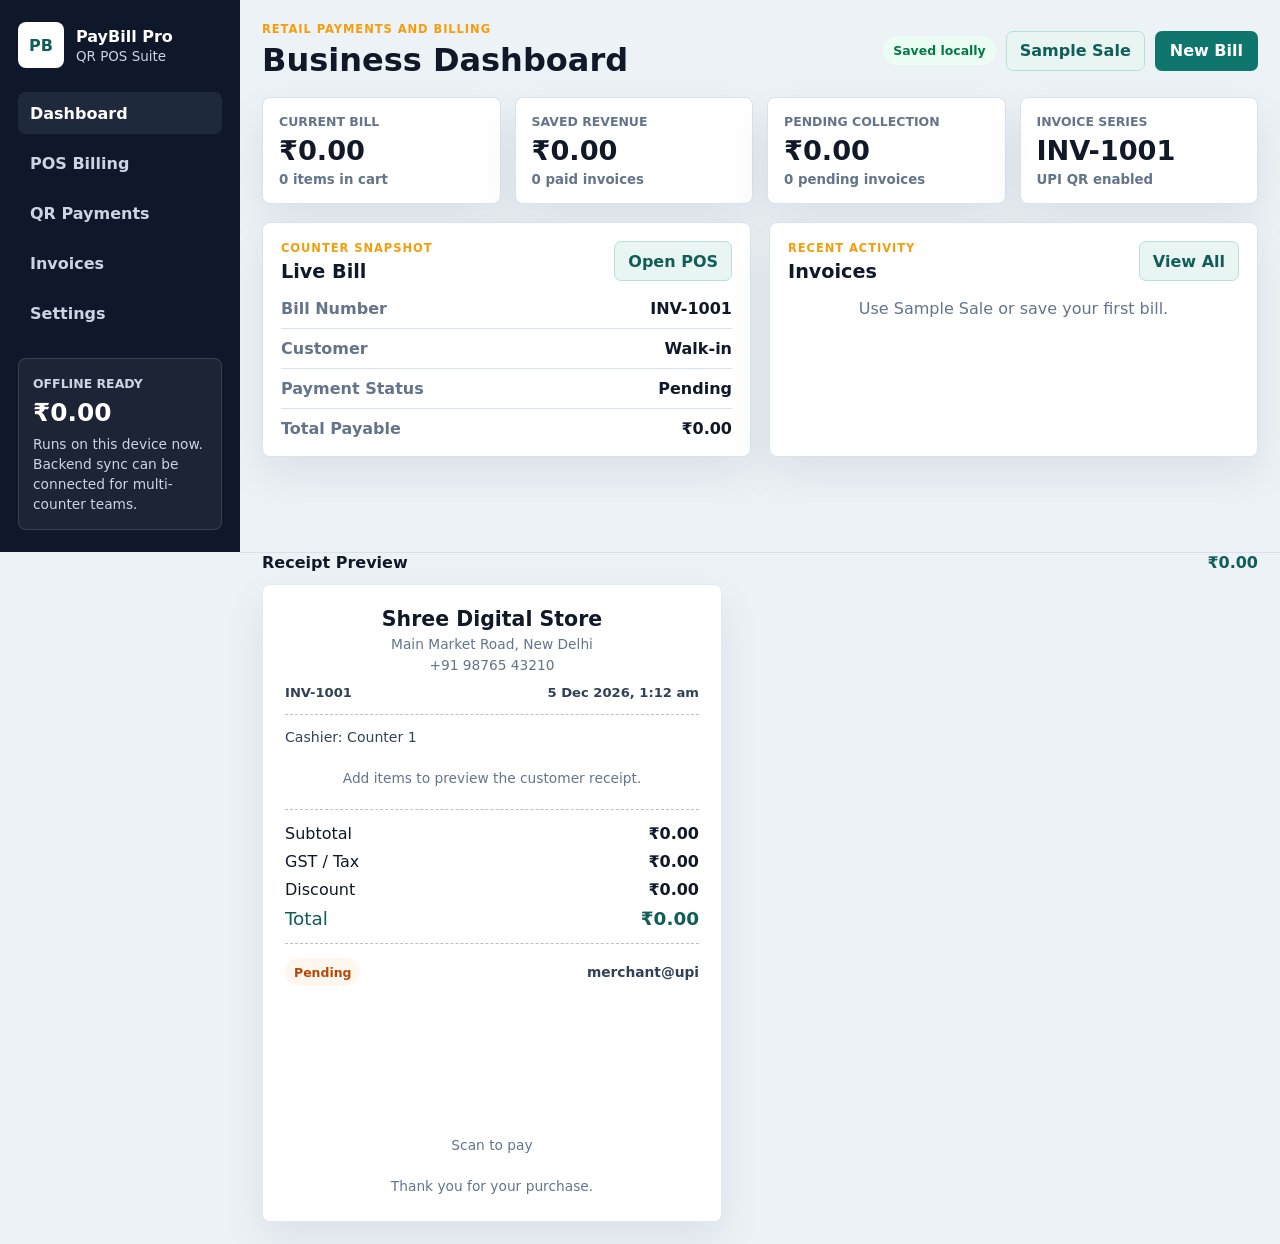
<file: index.html>
<!doctype html>
<html lang="en">
  <head>
    <meta charset="utf-8">
    <meta name="viewport" content="width=device-width, initial-scale=1">
    <title>PayBill Pro - QR POS Billing</title>
    <link rel="stylesheet" href="styles.css">
    <script defer src="vendor/qrcode.min.js"></script>
    <script defer src="app.js"></script>
  </head>
  <body>
    <div class="app-layout">
      <aside class="sidebar">
        <div class="brand">
          <div class="brand-mark">PB</div>
          <div>
            <strong>PayBill Pro</strong>
            <span>QR POS Suite</span>
          </div>
        </div>
        <nav class="nav-list" aria-label="Main navigation">
          <button class="nav-button active" type="button" data-view="dashboard">Dashboard</button>
          <button class="nav-button" type="button" data-view="pos">POS Billing</button>
          <button class="nav-button" type="button" data-view="payments">QR Payments</button>
          <button class="nav-button" type="button" data-view="invoices">Invoices</button>
          <button class="nav-button" type="button" data-view="settings">Settings</button>
        </nav>
        <div class="sidebar-card">
            <span>Offline Ready</span>
            <strong id="sidebarTotal">₹0.00</strong>
            <p>Runs on this device now. Backend sync can be connected for multi-counter teams.</p>
        </div>
      </aside>

      <main class="main-shell">
        <header class="topbar">
          <div>
            <p class="eyebrow">Retail payments and billing</p>
            <h1 id="viewTitle">Business Dashboard</h1>
          </div>
          <div class="topbar-actions">
            <span class="save-state" id="saveState">Saved locally</span>
            <button class="secondary-button" id="loadDemoBtn" type="button">Sample Sale</button>
            <button class="primary-button" id="newBillBtn" type="button">New Bill</button>
          </div>
        </header>

        <section class="view active" id="dashboardView" data-title="Business Dashboard">
          <div class="metrics-grid">
            <div class="metric-card">
              <span>Current Bill</span>
              <strong id="metricCurrentTotal">₹0.00</strong>
              <small id="metricCurrentItems">0 items in cart</small>
            </div>
            <div class="metric-card">
              <span>Saved Revenue</span>
              <strong id="metricRevenue">₹0.00</strong>
              <small id="metricPaidCount">0 paid invoices</small>
            </div>
            <div class="metric-card">
              <span>Pending Collection</span>
              <strong id="metricPending">₹0.00</strong>
              <small id="metricPendingCount">0 pending invoices</small>
            </div>
            <div class="metric-card">
              <span>Invoice Series</span>
              <strong id="metricInvoice">INV-1001</strong>
              <small id="metricPaymentMode">UPI QR enabled</small>
            </div>
          </div>

          <div class="dashboard-grid">
            <section class="panel">
              <div class="panel-heading">
                <div>
                  <p class="eyebrow">Counter Snapshot</p>
                  <h2>Live Bill</h2>
                </div>
                <button class="secondary-button" type="button" data-jump="pos">Open POS</button>
              </div>
              <div class="summary-list">
                <div><span>Bill Number</span><strong id="summaryBillNo">INV-1001</strong></div>
                <div><span>Customer</span><strong id="summaryCustomer">Walk-in</strong></div>
                <div><span>Payment Status</span><strong id="summaryStatus">Pending</strong></div>
                <div><span>Total Payable</span><strong id="summaryTotal">₹0.00</strong></div>
              </div>
            </section>

            <section class="panel">
              <div class="panel-heading">
                <div>
                  <p class="eyebrow">Recent Activity</p>
                  <h2>Invoices</h2>
                </div>
                <button class="secondary-button" type="button" data-jump="invoices">View All</button>
              </div>
              <div class="activity-list" id="activityList">
                <p class="empty-state">Use Sample Sale or save your first bill.</p>
              </div>
            </section>
          </div>
        </section>

        <section class="view" id="posView" data-title="POS Billing">
          <div class="pos-layout">
            <section class="panel catalog-panel">
              <div class="panel-heading">
                <div>
                  <p class="eyebrow">Product Catalog</p>
                  <h2>Quick Counter Items</h2>
                </div>
                <div class="field search-field">
                  <label for="catalogSearch">Search</label>
                  <input id="catalogSearch" type="search" placeholder="Search item">
                </div>
              </div>
              <div class="catalog-grid" id="catalogGrid"></div>
            </section>

            <section class="panel cart-panel">
              <div class="panel-heading">
                <div>
                  <p class="eyebrow">Sale Entry</p>
                  <h2 id="billNumber">INV-1001</h2>
                </div>
                <time id="billDate"></time>
              </div>

              <form class="item-form" id="itemForm">
                <div class="field item-name">
                  <label for="itemName">Custom Item</label>
                  <input id="itemName" type="text" placeholder="Product or service" required>
                </div>
                <div class="field">
                  <label for="itemQty">Qty</label>
                  <input id="itemQty" type="number" min="1" step="1" value="1" required>
                </div>
                <div class="field">
                  <label for="itemPrice">Rate</label>
                  <input id="itemPrice" type="number" min="0" step="0.01" placeholder="0.00" required>
                </div>
                <button class="primary-button" type="submit">Add</button>
              </form>

              <div class="table-wrap">
                <table>
                  <thead>
                    <tr>
                      <th>Item</th>
                      <th>Qty</th>
                      <th>Rate</th>
                      <th>Total</th>
                      <th aria-label="Actions"></th>
                    </tr>
                  </thead>
                  <tbody id="itemsBody"></tbody>
                </table>
              </div>

              <div class="bill-controls">
                <div class="field">
                  <label for="taxRate">GST / Tax %</label>
                  <input id="taxRate" type="number" min="0" step="0.01" value="18">
                </div>
                <div class="field">
                  <label for="discount">Discount</label>
                  <input id="discount" type="number" min="0" step="0.01" value="0">
                </div>
                <div class="field">
                  <label for="paymentStatus">Payment</label>
                  <select id="paymentStatus">
                    <option value="Pending" selected>Pending</option>
                    <option value="Paid">Paid</option>
                    <option value="Partially Paid">Partially Paid</option>
                  </select>
                </div>
                <div class="field">
                  <label for="customerName">Customer</label>
                  <input id="customerName" type="text" placeholder="Walk-in customer">
                </div>
                <div class="field">
                  <label for="customerPhone">Phone</label>
                  <input id="customerPhone" type="tel" placeholder="+91...">
                </div>
                <div class="field">
                  <label for="cashierName">Cashier</label>
                  <input id="cashierName" type="text" value="Counter 1">
                </div>
              </div>

              <div class="action-row">
                <button class="secondary-button" id="useBillTotalBtn" type="button">Generate Payment QR</button>
                <button class="secondary-button" id="copyBillBtn" type="button">Copy Bill</button>
                <button class="secondary-button" id="printBillBtn" type="button">Print Receipt</button>
                <button class="primary-button" id="saveInvoiceBtn" type="button">Save Invoice</button>
              </div>
            </section>
          </div>
        </section>

        <section class="view" id="paymentsView" data-title="QR Payments">
          <div class="payments-layout">
            <section class="panel">
              <div class="panel-heading">
                <div>
                  <p class="eyebrow">Payment Request</p>
                  <h2>Send Amount QR</h2>
                </div>
                <button class="secondary-button" id="fillFromBillBtn" type="button">Fill From Bill</button>
              </div>
              <div class="payment-form-grid">
                <div class="field">
                  <label for="qrAmount">Amount</label>
                  <input id="qrAmount" type="number" min="0" step="0.01" value="0">
                </div>
                <div class="field">
                  <label for="qrNote">Payment Note</label>
                  <input id="qrNote" type="text" value="Bill payment">
                </div>
                <div class="field">
                  <label for="recipient">Recipient</label>
                  <input id="recipient" type="text" placeholder="Customer name or phone">
                </div>
              </div>
              <div class="action-row">
                <button class="primary-button" id="generateQrBtn" type="button">Generate QR</button>
                <button class="secondary-button" id="shareQrBtn" type="button">Copy Share Message</button>
              </div>
            </section>

            <section class="panel qr-preview-card">
              <div id="qrcode" aria-label="Generated payment QR"></div>
              <p id="qrStatus">Enter an amount and generate QR.</p>
              <a id="downloadQrLink" class="download-link" href="#" download="payment-qr.png">Download QR Image</a>
            </section>
          </div>
        </section>

        <section class="view" id="invoicesView" data-title="Invoices">
          <section class="panel">
            <div class="panel-heading">
              <div>
                <p class="eyebrow">Sales Register</p>
                <h2>Saved Invoices</h2>
              </div>
              <button class="secondary-button" type="button" data-jump="pos">Create Invoice</button>
            </div>
            <div class="table-wrap">
              <table>
                <thead>
                  <tr>
                    <th>Invoice</th>
                    <th>Customer</th>
                    <th>Date</th>
                    <th>Status</th>
                    <th>Total</th>
                    <th>Action</th>
                  </tr>
                </thead>
                <tbody id="invoiceBody"></tbody>
              </table>
            </div>
          </section>
        </section>

        <section class="view" id="settingsView" data-title="Settings">
          <section class="panel">
            <div class="panel-heading">
              <div>
                <p class="eyebrow">Merchant Setup</p>
                <h2>Business Details</h2>
              </div>
              <span class="pill">Auto saved</span>
            </div>
            <div class="settings-grid">
              <div class="field">
                <label for="businessName">Business Name</label>
                <input id="businessName" type="text" value="Shree Digital Store" autocomplete="organization">
              </div>
              <div class="field">
                <label for="upiId">UPI ID</label>
                <input id="upiId" type="text" value="merchant@upi" autocomplete="off">
              </div>
              <div class="field">
                <label for="payeeName">Payee Name</label>
                <input id="payeeName" type="text" value="Shree Digital Store" autocomplete="name">
              </div>
              <div class="field">
                <label for="currency">Currency</label>
                <select id="currency">
                  <option value="INR" selected>INR</option>
                  <option value="USD">USD</option>
                  <option value="AED">AED</option>
                  <option value="EUR">EUR</option>
                </select>
              </div>
              <div class="field wide">
                <label for="businessAddress">Address</label>
                <input id="businessAddress" type="text" value="Main Market Road, New Delhi" autocomplete="street-address">
              </div>
              <div class="field">
                <label for="businessPhone">Phone</label>
                <input id="businessPhone" type="tel" value="+91 98765 43210" autocomplete="tel">
              </div>
              <div class="field">
                <label for="invoicePrefix">Invoice Prefix</label>
                <input id="invoicePrefix" type="text" value="INV" maxlength="8">
              </div>
            </div>
          </section>
        </section>
      </main>

      <aside class="receipt-panel" aria-labelledby="receiptTitle">
        <div class="receipt-toolbar">
          <strong>Receipt Preview</strong>
          <span id="receiptPreviewTotal">₹0.00</span>
        </div>
        <div class="receipt" id="receipt">
          <div class="receipt-head">
            <h2 id="receiptTitle">Shree Digital Store</h2>
            <p id="receiptAddress">Main Market Road, New Delhi</p>
            <p id="receiptPhone">+91 98765 43210</p>
            <div class="receipt-meta">
              <span id="receiptBillNo">INV-1001</span>
              <span id="receiptDate"></span>
            </div>
          </div>
          <div class="receipt-customer" id="receiptCustomer"></div>
          <div class="receipt-items" id="receiptItems"></div>
          <div class="receipt-totals">
            <div><span>Subtotal</span><strong id="subtotalText">₹0.00</strong></div>
            <div><span>GST / Tax</span><strong id="taxText">₹0.00</strong></div>
            <div><span>Discount</span><strong id="discountText">₹0.00</strong></div>
            <div class="grand-total"><span>Total</span><strong id="totalText">₹0.00</strong></div>
          </div>
          <div class="receipt-payment">
            <span id="receiptPaymentStatus">Pending</span>
            <strong id="receiptUpi">merchant@upi</strong>
          </div>
          <div class="receipt-qr">
            <div id="receiptQr"></div>
            <p>Scan to pay</p>
          </div>
          <p class="thanks">Thank you for your purchase.</p>
        </div>
      </aside>
    </div>
  </body>
</html>
</file>
<file: styles.css>
:root {
  color-scheme: light;
  --bg: #edf2f7;
  --sidebar: #0f172a;
  --sidebar-soft: #1e293b;
  --surface: #ffffff;
  --surface-soft: #f8fafc;
  --ink: #111827;
  --muted: #64748b;
  --line: #d9e2ec;
  --brand: #0f766e;
  --brand-strong: #115e59;
  --accent: #f59e0b;
  --danger: #b42318;
  --success: #027a48;
  --warning: #b54708;
  --shadow: 0 18px 44px rgba(15, 23, 42, 0.08);
}

* {
  box-sizing: border-box;
}

body {
  margin: 0;
  min-height: 100vh;
  background: var(--bg);
  color: var(--ink);
  font-family: Inter, ui-sans-serif, system-ui, -apple-system, BlinkMacSystemFont, "Segoe UI", sans-serif;
}

button,
input,
select {
  font: inherit;
}

button {
  cursor: pointer;
}

.app-layout {
  display: grid;
  grid-template-columns: 240px minmax(0, 1fr);
  min-height: 100vh;
}

.sidebar {
  display: flex;
  flex-direction: column;
  gap: 24px;
  padding: 22px 18px;
  background: var(--sidebar);
  color: #ffffff;
}

.brand {
  display: flex;
  align-items: center;
  gap: 12px;
}

.brand-mark {
  display: grid;
  place-items: center;
  width: 46px;
  height: 46px;
  border-radius: 8px;
  background: #ffffff;
  color: var(--brand-strong);
  font-weight: 900;
}

.brand strong,
.brand span {
  display: block;
}

.brand span {
  margin-top: 3px;
  color: #cbd5e1;
  font-size: 0.84rem;
}

.nav-list {
  display: grid;
  gap: 8px;
}

.nav-button {
  width: 100%;
  min-height: 42px;
  border: 0;
  border-radius: 7px;
  padding: 0 12px;
  background: transparent;
  color: #cbd5e1;
  font-weight: 800;
  text-align: left;
}

.nav-button:hover,
.nav-button.active {
  background: var(--sidebar-soft);
  color: #ffffff;
}

.sidebar-card {
  margin-top: auto;
  border: 1px solid rgba(255, 255, 255, 0.12);
  border-radius: 8px;
  padding: 14px;
  background: rgba(255, 255, 255, 0.06);
}

.sidebar-card span,
.sidebar-card p {
  color: #cbd5e1;
}

.sidebar-card span {
  font-size: 0.78rem;
  font-weight: 800;
  text-transform: uppercase;
}

.sidebar-card strong {
  display: block;
  margin-top: 6px;
  font-size: 1.55rem;
}

.sidebar-card p {
  margin: 8px 0 0;
  font-size: 0.86rem;
  line-height: 1.45;
}

.main-shell {
  min-width: 0;
  width: 100%;
  padding: 22px;
  overflow: auto;
}

.topbar {
  display: flex;
  align-items: center;
  justify-content: space-between;
  gap: 16px;
  flex-wrap: wrap;
  margin-bottom: 18px;
}

.topbar h1,
.panel h2 {
  margin: 0;
  letter-spacing: 0;
}

.topbar h1 {
  font-size: clamp(1.45rem, 3vw, 2rem);
}

.eyebrow {
  margin: 0 0 5px;
  color: var(--accent);
  font-size: 0.72rem;
  font-weight: 900;
  letter-spacing: 0.08em;
  text-transform: uppercase;
}

.topbar-actions,
.action-row,
.receipt-toolbar {
  display: flex;
  align-items: center;
  gap: 10px;
  flex-wrap: wrap;
}

.save-state,
.pill {
  border-radius: 999px;
  padding: 7px 10px;
  background: #ecfdf3;
  color: var(--success);
  font-size: 0.78rem;
  font-weight: 900;
}

.primary-button,
.secondary-button,
.table-action,
.row-delete {
  min-height: 40px;
  border-radius: 7px;
  font-weight: 900;
  max-width: 100%;
  white-space: normal;
}

.primary-button {
  border: 0;
  padding: 0 15px;
  background: var(--brand);
  color: #ffffff;
}

.primary-button:hover {
  background: var(--brand-strong);
}

.secondary-button,
.table-action {
  border: 1px solid #b9dfd8;
  padding: 0 13px;
  background: #e9f5f3;
  color: var(--brand-strong);
}

.view {
  display: none;
}

.view.active {
  display: block;
}

.metrics-grid {
  display: grid;
  grid-template-columns: repeat(auto-fit, minmax(180px, 1fr));
  gap: 14px;
  margin-bottom: 18px;
}

.metric-card,
.panel,
.receipt-panel {
  background: var(--surface);
  border: 1px solid var(--line);
  box-shadow: var(--shadow);
}

.metric-card {
  display: grid;
  gap: 6px;
  border-radius: 8px;
  padding: 16px;
}

.metric-card span {
  color: var(--muted);
  font-size: 0.78rem;
  font-weight: 900;
  text-transform: uppercase;
}

.metric-card strong {
  font-size: clamp(1.1rem, 2.4vw, 1.7rem);
}

.metric-card small {
  color: var(--muted);
  font-weight: 700;
}

.dashboard-grid,
.payments-layout,
.pos-layout {
  display: grid;
  gap: 18px;
}

.dashboard-grid {
  grid-template-columns: repeat(auto-fit, minmax(300px, 1fr));
}

.pos-layout {
  grid-template-columns: 1fr;
}

.payments-layout {
  grid-template-columns: minmax(0, 1fr) minmax(280px, 360px);
}

.panel {
  border-radius: 8px;
  padding: 18px;
}

.panel-heading {
  display: flex;
  align-items: flex-start;
  justify-content: space-between;
  gap: 14px;
  margin-bottom: 16px;
}

.panel-heading h2 {
  font-size: 1.2rem;
}

.summary-list {
  display: grid;
  gap: 10px;
}

.summary-list div {
  display: flex;
  justify-content: space-between;
  gap: 12px;
  align-items: flex-start;
  padding-bottom: 10px;
  border-bottom: 1px solid var(--line);
}

.summary-list div:last-child {
  border-bottom: 0;
  padding-bottom: 0;
}

.summary-list span {
  color: var(--muted);
  font-weight: 700;
}

.summary-list strong {
  min-width: 0;
  text-align: right;
  overflow-wrap: anywhere;
}

.activity-list {
  display: grid;
  gap: 9px;
}

.activity-item {
  display: grid;
  grid-template-columns: minmax(0, 1fr) auto;
  align-items: center;
  gap: 10px;
  width: 100%;
  border: 1px solid var(--line);
  border-radius: 8px;
  padding: 11px;
  background: #ffffff;
  text-align: left;
}

.activity-item b {
  grid-column: 1 / -1;
  color: var(--brand-strong);
}

.activity-item span,
.activity-item small {
  display: block;
}

.activity-item small {
  margin-top: 3px;
  color: var(--muted);
}

.empty-state {
  margin: 0;
  color: var(--muted);
  text-align: center;
}

.field {
  display: grid;
  gap: 7px;
}

.field label {
  color: #334155;
  font-size: 0.82rem;
  font-weight: 900;
}

.field input,
.field select {
  width: 100%;
  min-height: 42px;
  border: 1px solid #c8d2df;
  border-radius: 7px;
  padding: 10px 11px;
  background: #ffffff;
  color: var(--ink);
}

.field input:focus,
.field select:focus {
  border-color: var(--brand);
  box-shadow: 0 0 0 3px rgba(15, 118, 110, 0.15);
  outline: none;
}

.search-field {
  width: min(260px, 100%);
}

.catalog-grid {
  display: grid;
  grid-template-columns: repeat(auto-fit, minmax(180px, 1fr));
  gap: 10px;
}

.catalog-item {
  display: grid;
  gap: 6px;
  min-height: 112px;
  border: 1px solid var(--line);
  border-radius: 8px;
  padding: 12px;
  background: var(--surface-soft);
  text-align: left;
}

.catalog-item:hover {
  border-color: #7dd3c7;
  background: #effaf8;
}

.catalog-item span {
  color: var(--accent);
  font-size: 0.72rem;
  font-weight: 900;
  text-transform: uppercase;
}

.catalog-item strong {
  font-size: 1rem;
}

.catalog-item small {
  color: var(--muted);
  font-weight: 700;
}

.item-form {
  display: grid;
  grid-template-columns: minmax(220px, 1fr) 90px 130px 90px;
  gap: 10px;
  align-items: end;
}

.table-wrap {
  margin-top: 16px;
  border: 1px solid var(--line);
  border-radius: 8px;
  overflow-x: auto;
}

table {
  width: 100%;
  min-width: 560px;
  border-collapse: collapse;
}

th,
td {
  padding: 12px 11px;
  border-bottom: 1px solid var(--line);
  text-align: left;
}

th {
  background: #f1f5f9;
  color: #475569;
  font-size: 0.76rem;
  font-weight: 900;
  letter-spacing: 0.05em;
  text-transform: uppercase;
}

td {
  font-size: 0.92rem;
}

tbody tr:last-child td {
  border-bottom: 0;
}

.empty-row td {
  color: var(--muted);
  text-align: center;
}

.qty-input {
  width: 64px;
  min-height: 34px;
  border: 1px solid var(--line);
  border-radius: 7px;
  padding: 5px 8px;
}

.row-delete {
  width: 32px;
  min-height: 32px;
  border: 0;
  background: #fff1f0;
  color: var(--danger);
}

.bill-controls,
.payment-form-grid,
.settings-grid {
  display: grid;
  gap: 12px;
  margin-top: 16px;
}

.bill-controls {
  grid-template-columns: repeat(auto-fit, minmax(180px, 1fr));
}

.payment-form-grid {
  grid-template-columns: repeat(auto-fit, minmax(190px, 1fr));
}

.settings-grid {
  grid-template-columns: repeat(auto-fit, minmax(200px, 1fr));
}

.wide {
  grid-column: span 2;
}

.action-row {
  margin-top: 16px;
}

.action-row .primary-button,
.action-row .secondary-button {
  flex: 1 1 160px;
}

.qr-preview-card {
  display: grid;
  justify-items: center;
  align-content: start;
  gap: 12px;
  min-height: 330px;
  text-align: center;
}

#qrcode,
#receiptQr {
  display: grid;
  place-items: center;
  background: #ffffff;
}

#qrcode {
  width: 200px;
  height: 200px;
}

#qrcode img,
#qrcode canvas {
  width: 200px;
  height: 200px;
}

#qrStatus {
  min-height: 42px;
  margin: 0;
  color: var(--muted);
  font-weight: 700;
}

.download-link {
  color: var(--brand-strong);
  font-weight: 900;
  text-decoration: none;
}

.status-badge {
  display: inline-flex;
  align-items: center;
  min-height: 28px;
  border-radius: 999px;
  padding: 4px 9px;
  font-size: 0.78rem;
  font-style: normal;
  font-weight: 900;
}

.status-badge.paid {
  background: #ecfdf3;
  color: var(--success);
}

.status-badge.pending {
  background: #fff7ed;
  color: var(--warning);
}

.status-badge.partial {
  background: #eff6ff;
  color: #175cd3;
}

.receipt-panel {
  grid-column: 2;
  position: static;
  align-self: start;
  height: auto;
  overflow: visible;
  border-width: 1px 0 0;
  padding: 0 22px 22px;
  box-shadow: none;
  background: transparent;
}

.receipt-toolbar {
  justify-content: space-between;
  margin-bottom: 12px;
}

.receipt-toolbar span {
  color: var(--brand-strong);
  font-weight: 900;
}

.receipt {
  max-width: 460px;
  min-height: auto;
  border: 1px solid #e2e8f0;
  border-radius: 8px;
  padding: 22px;
  background: #ffffff;
  box-shadow: var(--shadow);
}

.receipt-head {
  padding-bottom: 14px;
  border-bottom: 1px dashed #b8c0cc;
  text-align: center;
}

.receipt h2 {
  margin: 0;
  font-size: 1.28rem;
}

.receipt p {
  margin: 5px 0;
  color: var(--muted);
  font-size: 0.86rem;
}

.receipt-meta {
  display: flex;
  justify-content: space-between;
  gap: 12px;
  flex-wrap: wrap;
  margin-top: 12px;
  color: #334155;
  font-size: 0.82rem;
  font-weight: 900;
}

.receipt-customer {
  margin-top: 12px;
  color: #334155;
  font-size: 0.88rem;
  line-height: 1.45;
}

.receipt-items {
  display: grid;
  gap: 10px;
  margin: 18px 0;
}

.receipt-line {
  display: grid;
  grid-template-columns: 1fr auto;
  gap: 12px;
  font-size: 0.9rem;
}

.receipt-line strong,
.receipt-line small,
.receipt-customer,
.receipt-payment strong {
  min-width: 0;
  overflow-wrap: anywhere;
}

.receipt-line small {
  display: block;
  margin-top: 3px;
  color: var(--muted);
}

.empty-receipt {
  text-align: center;
}

.receipt-totals {
  display: grid;
  gap: 9px;
  padding: 14px 0;
  border-top: 1px dashed #b8c0cc;
  border-bottom: 1px dashed #b8c0cc;
}

.receipt-totals div,
.receipt-payment {
  display: flex;
  justify-content: space-between;
  gap: 16px;
}

.grand-total {
  color: var(--brand-strong);
  font-size: 1.15rem;
}

.receipt-payment {
  align-items: center;
  flex-wrap: wrap;
  margin-top: 14px;
  color: #334155;
  font-size: 0.86rem;
}

.receipt-qr {
  display: grid;
  justify-items: center;
  gap: 8px;
  margin-top: 18px;
}

#receiptQr {
  width: 120px;
  height: 120px;
}

#receiptQr img,
#receiptQr canvas {
  width: 120px;
  height: 120px;
}

.thanks {
  margin-top: 20px !important;
  text-align: center;
}

@media (max-width: 1260px) {
  .app-layout {
    grid-template-columns: 220px minmax(0, 1fr);
  }
}

@media (max-width: 920px) {
  .app-layout {
    grid-template-columns: 1fr;
  }

  .sidebar {
    position: static;
  }

  .nav-list {
    grid-template-columns: repeat(5, minmax(120px, 1fr));
    overflow-x: auto;
  }

  .sidebar-card {
    display: none;
  }

  .receipt-panel {
    grid-column: auto;
  }

  .metrics-grid,
  .dashboard-grid,
  .payments-layout,
  .pos-layout {
    grid-template-columns: 1fr;
  }

  .catalog-panel,
  .cart-panel {
    grid-column: 1 / -1;
  }
}

@media (max-width: 680px) {
  .main-shell,
  .receipt-panel,
  .sidebar {
    padding: 16px;
  }

  .topbar,
  .panel-heading {
    align-items: stretch;
    flex-direction: column;
  }

  .topbar-actions {
    flex-wrap: wrap;
  }

  .metrics-grid,
  .dashboard-grid,
  .payments-layout,
  .pos-layout,
  .settings-grid,
  .bill-controls,
  .payment-form-grid,
  .catalog-grid,
  .item-form {
    grid-template-columns: 1fr;
  }

  .receipt {
    max-width: none;
  }

  .wide {
    grid-column: auto;
  }
}

@media print {
  body {
    background: #ffffff;
  }

  .sidebar,
  .main-shell,
  .receipt-toolbar {
    display: none;
  }

  .app-layout {
    display: block;
  }

  .receipt-panel {
    height: auto;
    border: 0;
    box-shadow: none;
    padding: 0;
  }

  .receipt {
    border: 0;
    min-height: auto;
  }
}
</file>
